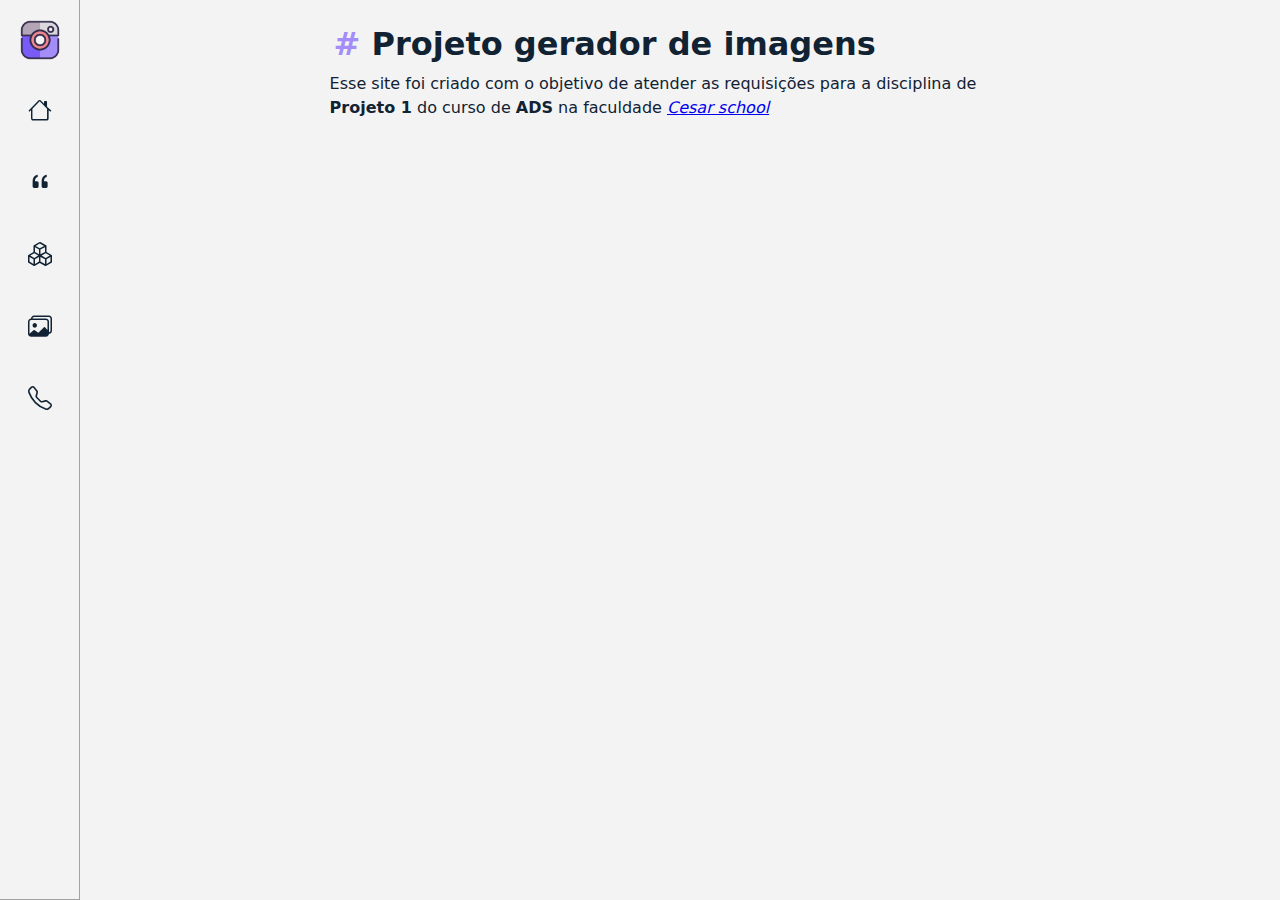
<file: projeto-gerador-imagens-ia/index.html>
<!DOCTYPE html>
<html lang="pt-br">

<head>
    <meta charset="UTF-8">
    <meta name="viewport" content="width=device-width, initial-scale=1.0">
    <title>Gerador de imagens</title>
    <link rel="stylesheet" href="https://cdn.jsdelivr.net/npm/bootstrap-icons@1.11.3/font/bootstrap-icons.min.css">
    <link rel="stylesheet" href="./estilos/style.css">
    <link rel="shortcut icon" href="./assets/favicon.png" type="image/x-icon">
</head>

<body>
    <header>
        <nav>
            <ul>
                <li class="container_logo">
                    <img src="./assets/favicon.png" alt="logo do site">
                </li>
                <li><a href="./index.html"><i class="bi bi-house"></i> <span>Início</span></a></li>
                <li><a href="./sobre.html"><i class="bi bi-quote"></i> <span>Sobre</span></a></li>
                <li><a href="./gerar.html"><i class="bi bi-boxes"></i> <span>Gerar</span></a></li>
                <li><a href="./galeria.html"><i class="bi bi-images"></i> <span>Galeria</span></a></li>
                <li><a href="./contato.html"><i class="bi bi-telephone"></i> <span>Contato</span></a></li>
            </ul>
        </nav>
    </header>
    <main>
        <div class="container">
            <h1>Projeto gerador de imagens</h1>
            <article>
                <p>
                    Esse site foi criado com o objetivo de atender as requisições para a disciplina de <strong>Projeto
                        1</strong> do curso de <strong>ADS</strong> na faculdade <a href="https://www.cesar.school/"
                        target="_blank"><em>Cesar school</em></a>
                </p>
            </article>
        </div>
    </main>
</body>

</html>
</file>
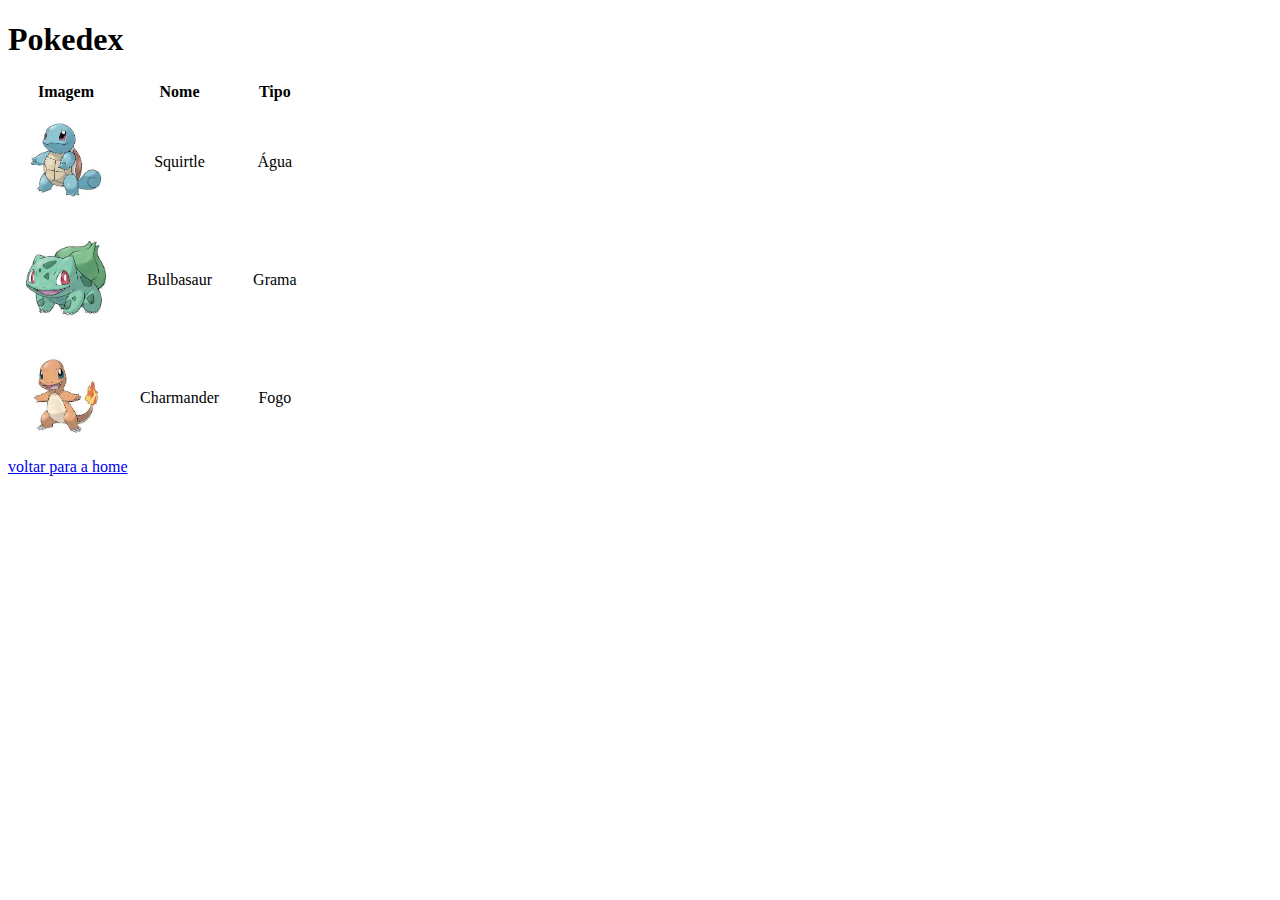
<file: pokedex/pokedex.html>
<!DOCTYPE html>
<html lang="pt-br">
<head>
    <meta charset="UTF-8">
    <meta name="viewport" content="width=device-width, initial-scale=1.0">
    <title>Bananinhas</title>
</head>
<style>
    img{
        width: 5rem;
    }

    td{
        padding: 1rem;
        text-align: center;
    }
</style>
<body>
    <h1>Pokedex</h1>
    <table>
        <tr>
            <th>Imagem</th>
            <th>Nome</th>
            <th>Tipo</th>
        </tr>
        <tr>
            <td>
                <img src="[data-uri]" alt="squirtle image">
            </td>
            <td>
                <span>Squirtle</span>
            </td>
            <td>
                <span>Água</span>
            </td>
        </tr>
        <tr>
            <td>
                <img src="[data-uri]" alt="bulbasaur image">
            </td>
            <td>
                <span>Bulbasaur</span>
            </td>
            <td>
                <span>Grama</span>
            </td>
        </tr>
        <tr>
            <td>
                <img src="[data-uri]" alt="charmander image">
            </td>
            <td>
                <span>Charmander</span>
            </td>
            <td>
                <span>Fogo</span>
            </td>
        </tr>
    </table>
    <a href="index.html" target="_parent">voltar para a home</a>
</body>
</html>
</file>
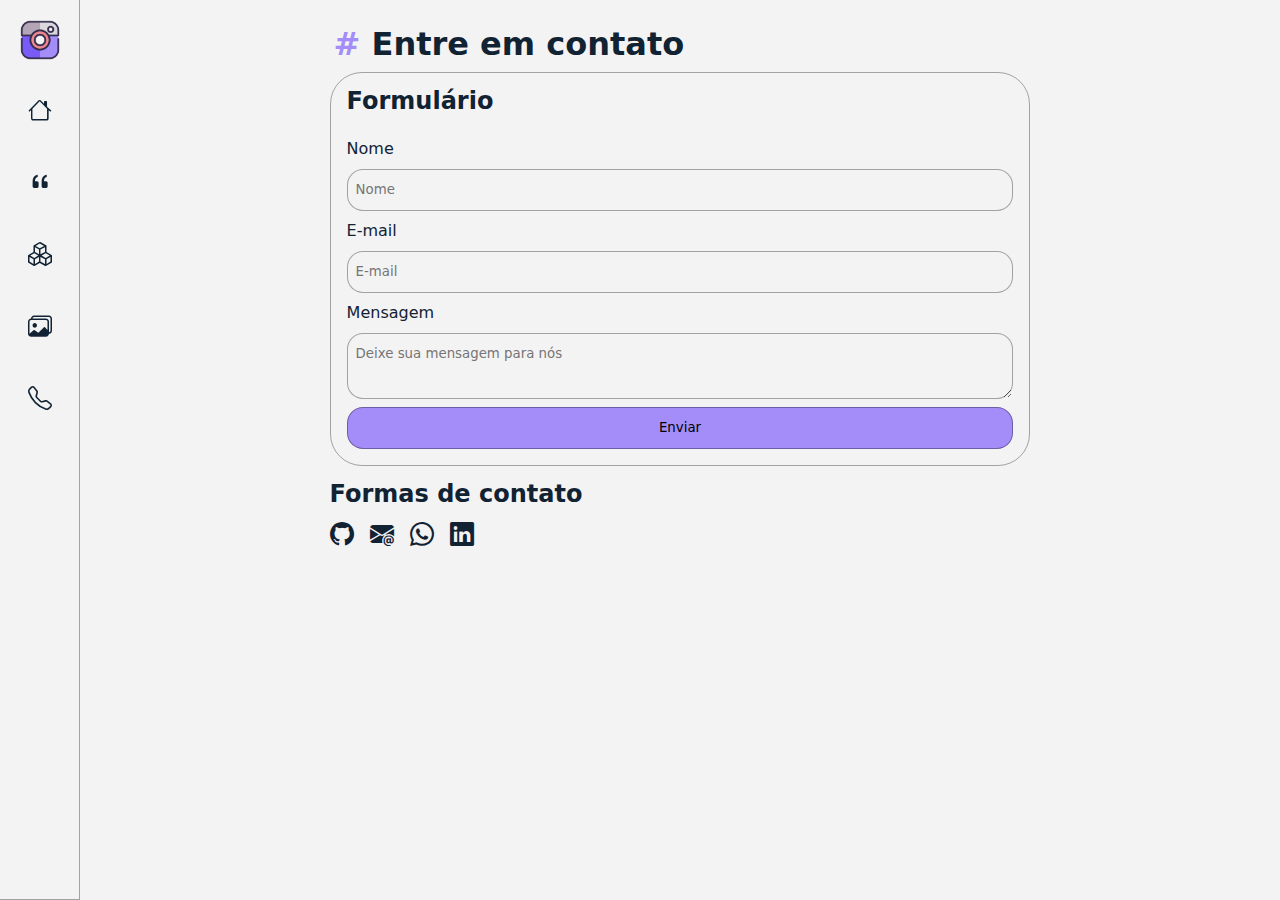
<file: projeto-gerador-imagens-ia/contato.html>
<!DOCTYPE html>
<html lang="pt-br">

<head>
    <meta charset="UTF-8">
    <meta name="viewport" content="width=device-width, initial-scale=1.0">
    <title>Gerador de imagens</title>
    <link rel="stylesheet" href="https://cdn.jsdelivr.net/npm/bootstrap-icons@1.11.3/font/bootstrap-icons.min.css">
    <link rel="stylesheet" href="./estilos/style.css">
    <link rel="shortcut icon" href="./assets/favicon.png" type="image/x-icon">
</head>

<body>
    <header>
        <nav>
            <ul>
                <li class="container_logo">
                    <img src="./assets/favicon.png" alt="logo do site">
                </li>
                <li><a href="./index.html"><i class="bi bi-house"></i> <span>Início</span></a></li>
                <li><a href="./sobre.html"><i class="bi bi-quote"></i> <span>Sobre</span></a></li>
                <li><a href="./gerar.html"><i class="bi bi-boxes"></i> <span>Gerar</span></a></li>
                <li><a href="./galeria.html"><i class="bi bi-images"></i> <span>Galeria</span></a></li>
                <li><a href="./contato.html"><i class="bi bi-telephone"></i> <span>Contato</span></a></li>
            </ul>
        </nav>
    </header>
    <main>
        <div class="container">
            <h1>Entre em contato</h1>
            <article>
                <form action="#" method="post">
                    <h2>Formulário</h2>
                    <label for="nome">Nome</label>
                    <input type="text" id="nome" name="nome" placeholder="Nome" required>

                    <label for="email">E-mail</label>
                    <input type="email" id="email" name="email" placeholder="E-mail" required>

                    <label for="mensagem">Mensagem</label>
                    <textarea id="mensagem" name="mensagem" placeholder="Deixe sua mensagem para nós" required></textarea>

                    <button type="submit">Enviar</button>
                </form>
            </article>
            <article>
                <h2>Formas de contato</h2>
                <ul class="container-contact">
                    <li>
                        <a href="https://github.com" target="_blank"><i class="bi bi-github"></i></a>
                    </li>
                    <li>
                        <a href="https://gmail.com" target="_blank"><i class="bi bi-envelope-at-fill"></i></a>
                    </li>
                    <li>
                        <a href="https://web.whatsapp.com" target="_blank"><i class="bi bi-whatsapp"></i></a>
                    </li>
                    <li>
                        <a href="https://br.linkedin.com" target="_blank"><i class="bi bi-linkedin"></i></a>
                    </li>
                </ul>
            </article>
        </div>
    </main>
</body>

</html>
</file>
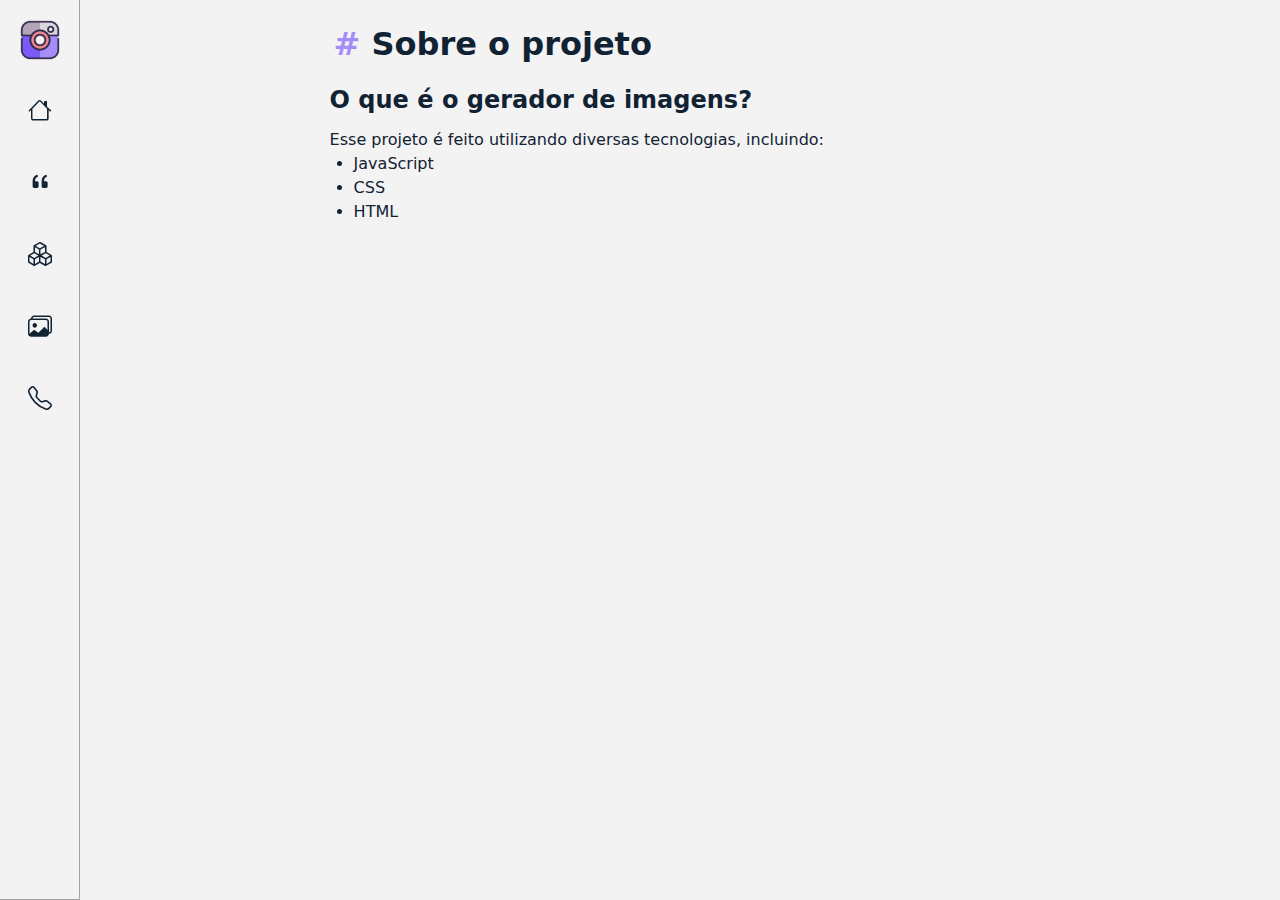
<file: projeto-gerador-imagens-ia/sobre.html>
<!DOCTYPE html>
<html lang="pt-br">

<head>
    <meta charset="UTF-8">
    <meta name="viewport" content="width=device-width, initial-scale=1.0">
    <title>Gerador de imagens</title>
    <link rel="stylesheet" href="https://cdn.jsdelivr.net/npm/bootstrap-icons@1.11.3/font/bootstrap-icons.min.css">
    <link rel="stylesheet" href="./estilos/style.css">
    <link rel="shortcut icon" href="./assets/favicon.png" type="image/x-icon">
</head>

<body>
    <header>
        <nav>
            <ul>
                <li class="container_logo">
                    <img src="./assets/favicon.png" alt="logo do site">
                </li>
                <li><a href="./index.html"><i class="bi bi-house"></i> <span>Início</span></a></li>
                <li><a href="./sobre.html"><i class="bi bi-quote"></i> <span>Sobre</span></a></li>
                <li><a href="./gerar.html"><i class="bi bi-boxes"></i> <span>Gerar</span></a></li>
                <li><a href="./galeria.html"><i class="bi bi-images"></i> <span>Galeria</span></a></li>
                <li><a href="./contato.html"><i class="bi bi-telephone"></i> <span>Contato</span></a></li>
            </ul>
        </nav>
    </header>
    <main>
        <div class="container">
            <h1>Sobre o projeto</h1>
            <article>
                <h2>O que é o gerador de imagens?</h2>
                <p>
                    Esse projeto é feito utilizando diversas tecnologias, incluindo:
                </p>
                <ul>
                    <li>JavaScript</li>
                    <li>CSS</li>
                    <li>HTML</li>
                </ul>
            </article>
        </div>
    </main>
</body>

</html>
</file>
<file: projeto-gerador-imagens-ia/estilos/style.css>
* {
    padding: 0;
    margin: 0;
    box-sizing: border-box;
    font-family: system-ui, -apple-system, BlinkMacSystemFont, 'Segoe UI', Roboto, Oxygen, Ubuntu, Cantarell, 'Open Sans', 'Helvetica Neue', sans-serif;
    line-height: 1.5rem;
    transition: 0.2s ease-out;
}

:root{
    scrollbar-color: var(--foreground) transparent;
    scrollbar-width: thin;
}

html,
body {
    width: 100%;
    height: 100%;
    color: var(--foreground);
    background-color: var(--background);

    --container-size: 5rem;
    --background: #f3f3f3;
    --foreground: #123;
    --button: #a48df8;
    --button-hover: #7a5bf8;
    --border-color: #0005;
    --border-color-hover: #0009;
    --purple: #7a5bf8;
}

header {
    position: fixed;
    inset: 0 initial initial 0;
    width: var(--container-size);
    height: 100%;
    border-bottom: 1px solid var(--border-color);
    border-right: 1px solid var(--border-color);

    nav {
        width: 100%;
        height: 100%;

        ul {
            width: 100%;
            height: 100%;
            display: flex;
            flex-flow: column;
            justify-content: flex-start;
            align-items: center;
            padding: 1rem 0;
            gap: 1.5rem;

            .container_logo{
                display: flex;
                flex-flow: row;
                justify-content: center;
                align-items: center;
                gap: 1rem;

                img{
                    width: 2.5rem;
                }
            }

            li {
                list-style: none;
                display: flex;
                width: calc(var(--container-size) - 2rem);
                height: calc(var(--container-size) - 2rem);
                flex-flow: column;
                justify-content: center;
                align-items: center;

                span{
                    pointer-events: none;
                    position: absolute;
                    translate: 3rem -0.5rem;
                    padding: 0.5rem;
                    background: linear-gradient(45deg, var(--purple) 50%, #b7a5ff);
                    border-radius: 1rem;
                    color: var(--background);
                    scale: 0;
                    transform-origin: -2.5rem 1.5rem;

                    &::before{
                        content: "";
                        position: absolute;
                        display: block;
                        width: 1.5rem;
                        height: 1.5rem;
                        background-color: var(--purple);
                        transform: translateX(-0.7rem) rotate(45deg);
                        border-radius: 0 0 0 0.15rem;
                        z-index: -1;
                    }
                }

                a{
                    color: var(--foreground);
                    text-decoration: none;
                    padding: 0.7rem;
                    border-radius: 1rem;
                    border-radius: var(--container-size);
                }

                &:hover{
                    span{
                        scale: 1;
                    }
                    
                    a{
                        color: var(--background);
                        background: linear-gradient(45deg, var(--purple) 50%, #b7a5ff);
                    }
                }
            }
        }
    }
}

main{
    display: flex;
    flex-flow: column;
    justify-content: flex-start;
    align-items: center;
    width: 100%;
    height: calc(100% - 5rem);
    padding: 1rem 1rem 1rem calc(var(--container-size) + 1rem);

    .container{
        width: 60%;
    }

    h1{
        padding: 1rem 0.25rem;
        &::before{
            content:"# ";
            color: var(--button);
            
        }
    }

    h2, h3{
        padding: 1rem 0;
    }

    ul, ol{
        padding: 0 0 0 1.5rem;
    }
}

.bi{
    font-size: calc(var(--container-size) - 3.5rem);
}

table{
    width: 100%;
    border-collapse: collapse;
    border: none;

    tbody{
        width: 100%;
        border: 0px solid var(--border-color);
        outline: none;
    }

    td, th{
        padding: 0.5rem;
    }
}

form{
    display: flex;
    flex-flow: column;
    gap: 0.5rem;
    max-width: 100%;
    border: 1px solid var(--border-color);
    padding: 0 1rem 1rem 1rem;
    border-radius: 2rem;

    input, button{
        width: 100%;
    }
}

input, textarea, button{
    padding: 0.5rem;
    border-radius: 1rem;
    border: 1px solid var(--border-color);
    outline: none;
    background-color: var(--background);
}

input{
    &:focus{
        border: 1px solid var(--border-color-hover);
    }
}

button{
    background-color: var(--button);
    cursor: pointer;

    &:hover{
        background-color: var(--button-hover);
    }
}

.container-contact{
    display: flex;
    flex-flow: row;
    gap: 1rem;
    padding: 0;
    list-style: none;

    a{
        color: var(--foreground);
    }
}
</file>
